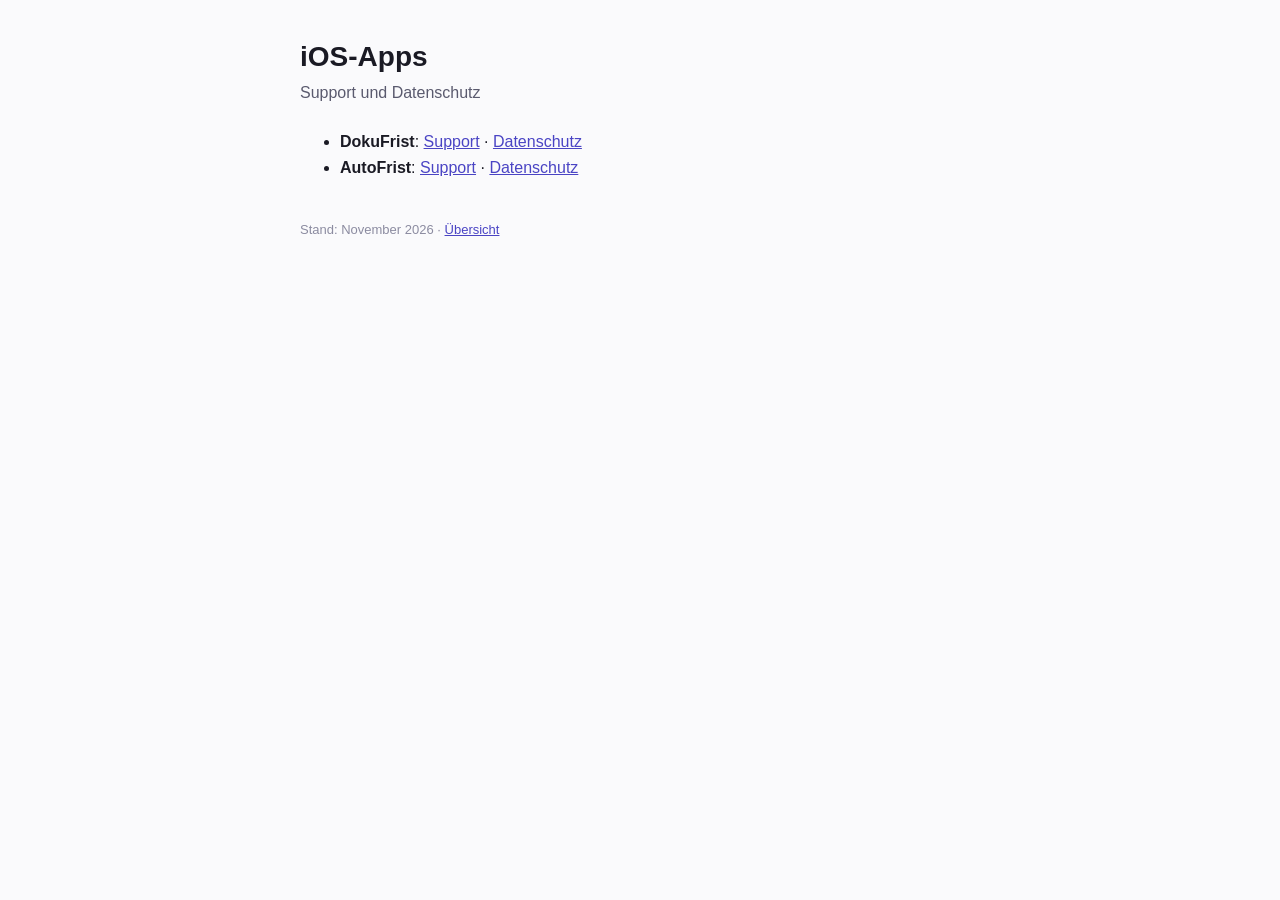
<file: index.html>
<!DOCTYPE html>
<html lang="de"><head><meta charset="utf-8"><meta name="viewport" content="width=device-width,initial-scale=1">
<meta name="robots" content="noindex"><title>iOS-Apps</title><link rel="stylesheet" href="/style.css"></head>
<body><h1>iOS-Apps</h1><p class="sub">Support und Datenschutz</p>
<ul><li><b>DokuFrist</b>: <a href="/dokufrist/support/">Support</a> · <a href="/dokufrist/datenschutz/">Datenschutz</a></li><li><b>AutoFrist</b>: <a href="/autofrist/support/">Support</a> · <a href="/autofrist/datenschutz/">Datenschutz</a></li></ul>
<footer>Stand: November 2026 · <a href="/">Übersicht</a></footer></body></html>
</file>
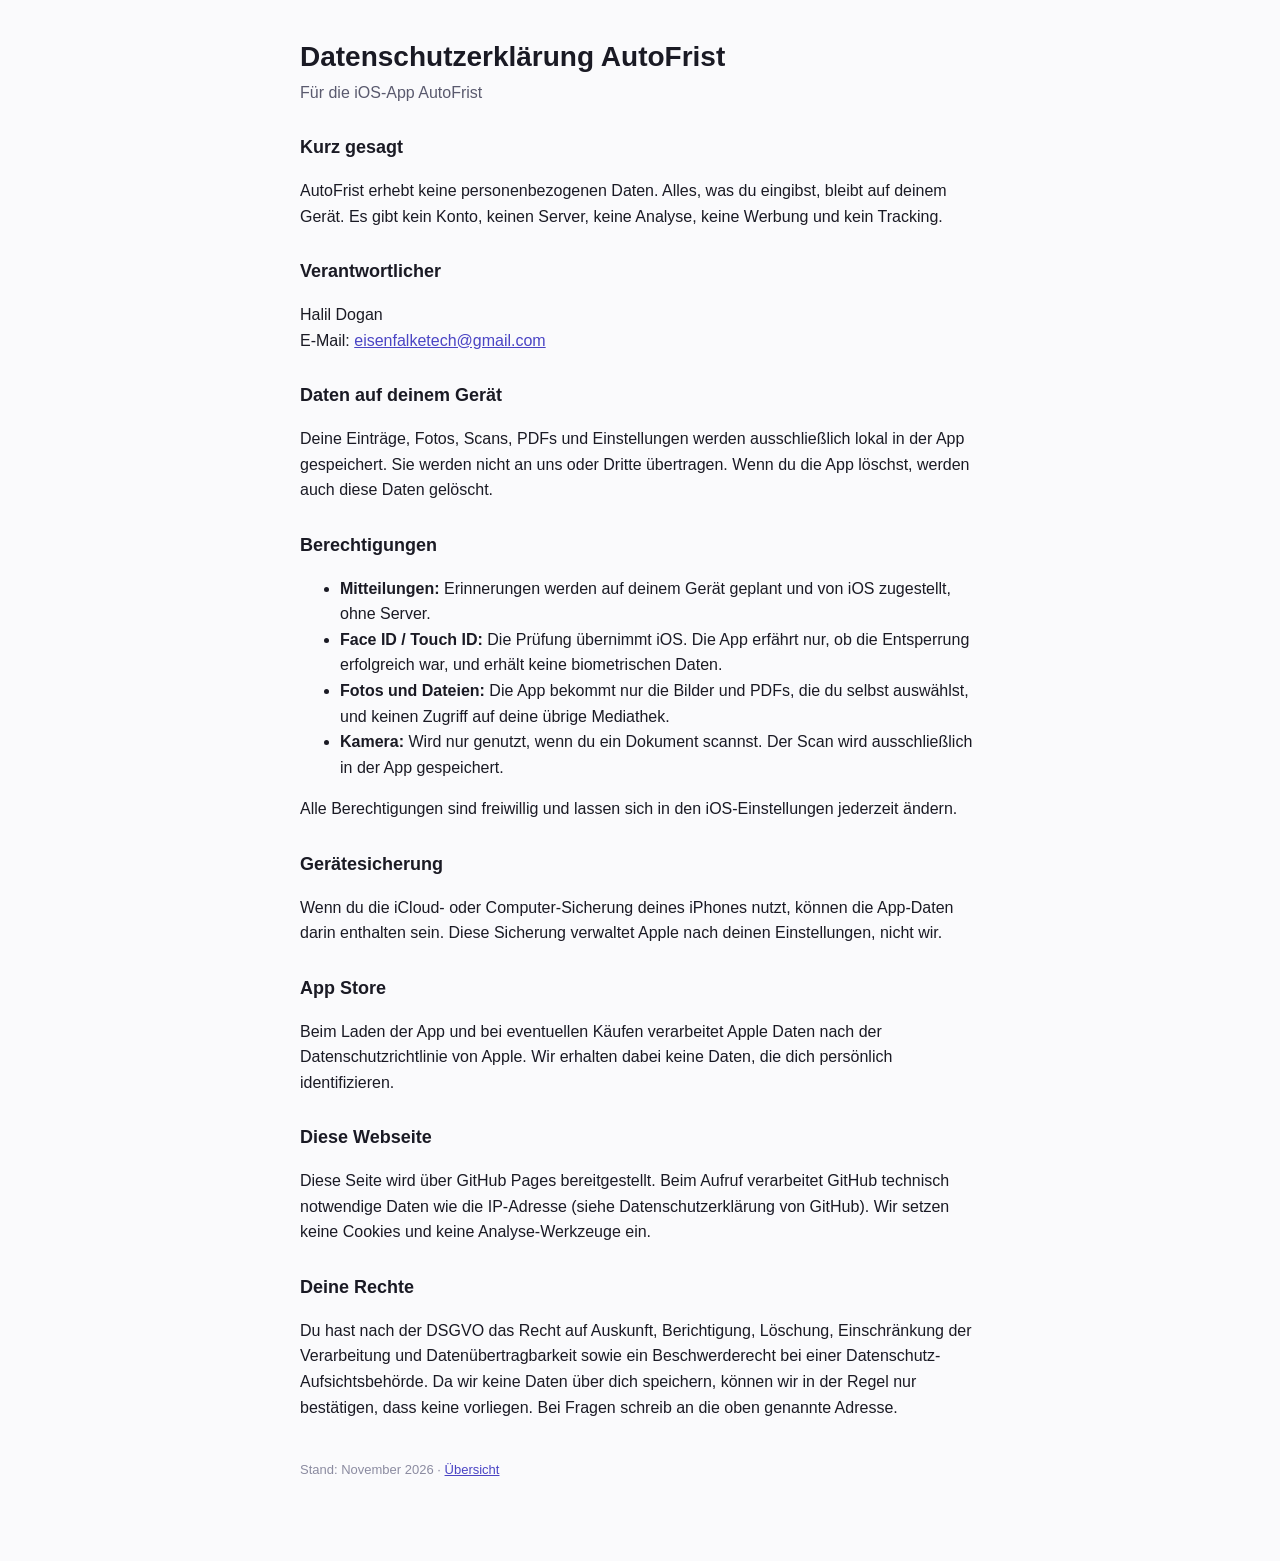
<file: autofrist/datenschutz/index.html>
<!DOCTYPE html>
<html lang="de"><head><meta charset="utf-8"><meta name="viewport" content="width=device-width,initial-scale=1">
<meta name="robots" content="noindex"><title>Datenschutzerklärung AutoFrist</title><link rel="stylesheet" href="/style.css"></head>
<body><h1>Datenschutzerklärung AutoFrist</h1><p class="sub">Für die iOS-App AutoFrist</p>
<h2>Kurz gesagt</h2><p>AutoFrist erhebt keine personenbezogenen Daten. Alles, was du eingibst, bleibt auf deinem Gerät. Es gibt kein Konto, keinen Server, keine Analyse, keine Werbung und kein Tracking.</p>
<h2>Verantwortlicher</h2><p>Halil Dogan<br>E-Mail: <a href="mailto:eisenfalketech@gmail.com">eisenfalketech@gmail.com</a></p>
<h2>Daten auf deinem Gerät</h2><p>Deine Einträge, Fotos, Scans, PDFs und Einstellungen werden ausschließlich lokal in der App gespeichert. Sie werden nicht an uns oder Dritte übertragen. Wenn du die App löschst, werden auch diese Daten gelöscht.</p>
<h2>Berechtigungen</h2><ul><li><b>Mitteilungen:</b> Erinnerungen werden auf deinem Gerät geplant und von iOS zugestellt, ohne Server.</li><li><b>Face ID / Touch ID:</b> Die Prüfung übernimmt iOS. Die App erfährt nur, ob die Entsperrung erfolgreich war, und erhält keine biometrischen Daten.</li><li><b>Fotos und Dateien:</b> Die App bekommt nur die Bilder und PDFs, die du selbst auswählst, und keinen Zugriff auf deine übrige Mediathek.</li><li><b>Kamera:</b> Wird nur genutzt, wenn du ein Dokument scannst. Der Scan wird ausschließlich in der App gespeichert.</li></ul><p>Alle Berechtigungen sind freiwillig und lassen sich in den iOS-Einstellungen jederzeit ändern.</p>
<h2>Gerätesicherung</h2><p>Wenn du die iCloud- oder Computer-Sicherung deines iPhones nutzt, können die App-Daten darin enthalten sein. Diese Sicherung verwaltet Apple nach deinen Einstellungen, nicht wir.</p>
<h2>App Store</h2><p>Beim Laden der App und bei eventuellen Käufen verarbeitet Apple Daten nach der Datenschutzrichtlinie von Apple. Wir erhalten dabei keine Daten, die dich persönlich identifizieren.</p>
<h2>Diese Webseite</h2><p>Diese Seite wird über GitHub Pages bereitgestellt. Beim Aufruf verarbeitet GitHub technisch notwendige Daten wie die IP-Adresse (siehe Datenschutzerklärung von GitHub). Wir setzen keine Cookies und keine Analyse-Werkzeuge ein.</p>
<h2>Deine Rechte</h2><p>Du hast nach der DSGVO das Recht auf Auskunft, Berichtigung, Löschung, Einschränkung der Verarbeitung und Datenübertragbarkeit sowie ein Beschwerderecht bei einer Datenschutz-Aufsichtsbehörde. Da wir keine Daten über dich speichern, können wir in der Regel nur bestätigen, dass keine vorliegen. Bei Fragen schreib an die oben genannte Adresse.</p>
<footer>Stand: November 2026 · <a href="/">Übersicht</a></footer></body></html>
</file>
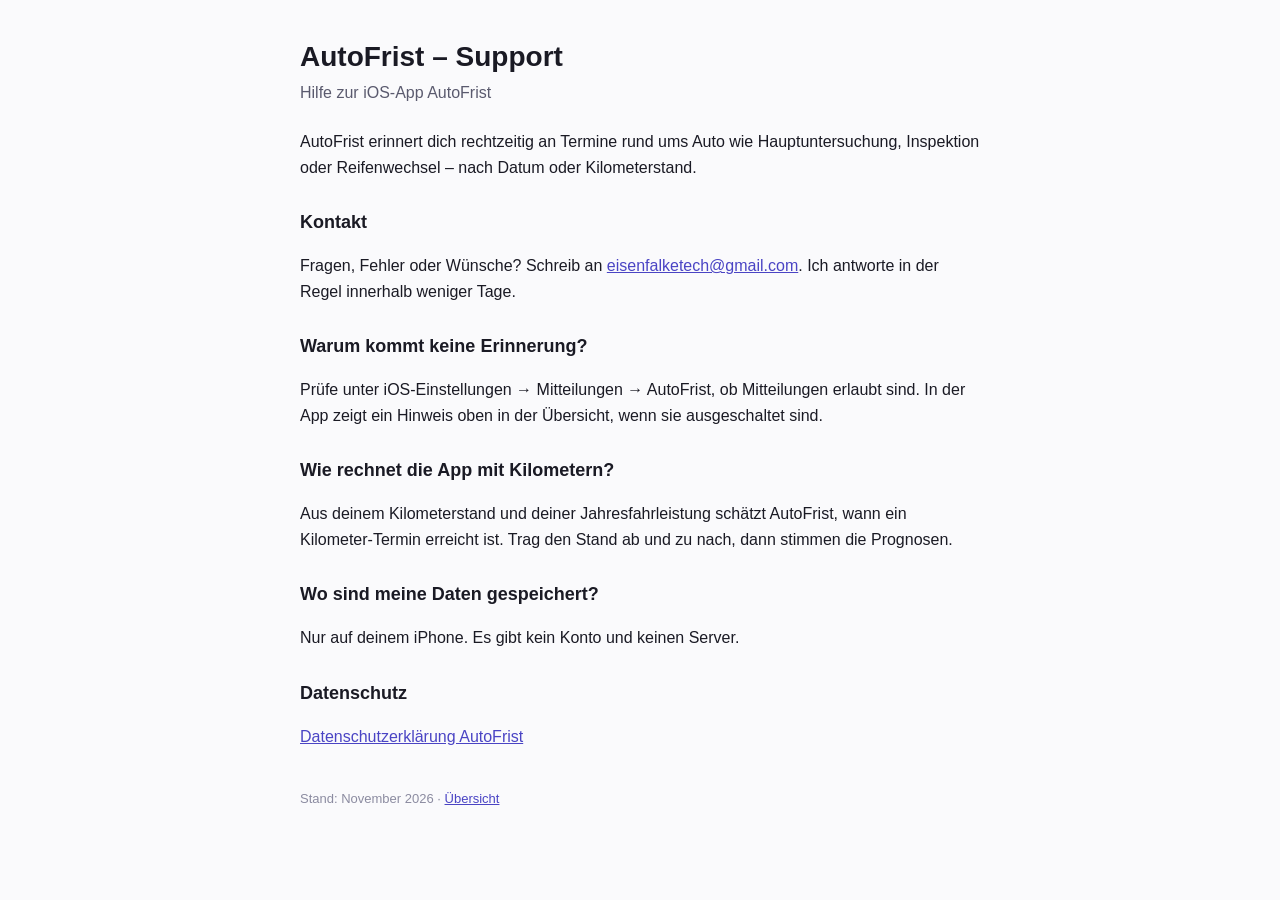
<file: autofrist/support/index.html>
<!DOCTYPE html>
<html lang="de"><head><meta charset="utf-8"><meta name="viewport" content="width=device-width,initial-scale=1">
<meta name="robots" content="noindex"><title>AutoFrist – Support</title><link rel="stylesheet" href="/style.css"></head>
<body><h1>AutoFrist – Support</h1><p class="sub">Hilfe zur iOS-App AutoFrist</p>
<p>AutoFrist erinnert dich rechtzeitig an Termine rund ums Auto wie Hauptuntersuchung, Inspektion oder Reifenwechsel – nach Datum oder Kilometerstand.</p>
<h2>Kontakt</h2><p>Fragen, Fehler oder Wünsche? Schreib an <a href="mailto:eisenfalketech@gmail.com?subject=AutoFrist">eisenfalketech@gmail.com</a>. Ich antworte in der Regel innerhalb weniger Tage.</p>
<h2>Warum kommt keine Erinnerung?</h2><p>Prüfe unter iOS-Einstellungen → Mitteilungen → AutoFrist, ob Mitteilungen erlaubt sind. In der App zeigt ein Hinweis oben in der Übersicht, wenn sie ausgeschaltet sind.</p><h2>Wie rechnet die App mit Kilometern?</h2><p>Aus deinem Kilometerstand und deiner Jahresfahrleistung schätzt AutoFrist, wann ein Kilometer-Termin erreicht ist. Trag den Stand ab und zu nach, dann stimmen die Prognosen.</p><h2>Wo sind meine Daten gespeichert?</h2><p>Nur auf deinem iPhone. Es gibt kein Konto und keinen Server.</p>
<h2>Datenschutz</h2><p><a href="/autofrist/datenschutz/">Datenschutzerklärung AutoFrist</a></p>
<footer>Stand: November 2026 · <a href="/">Übersicht</a></footer></body></html>
</file>
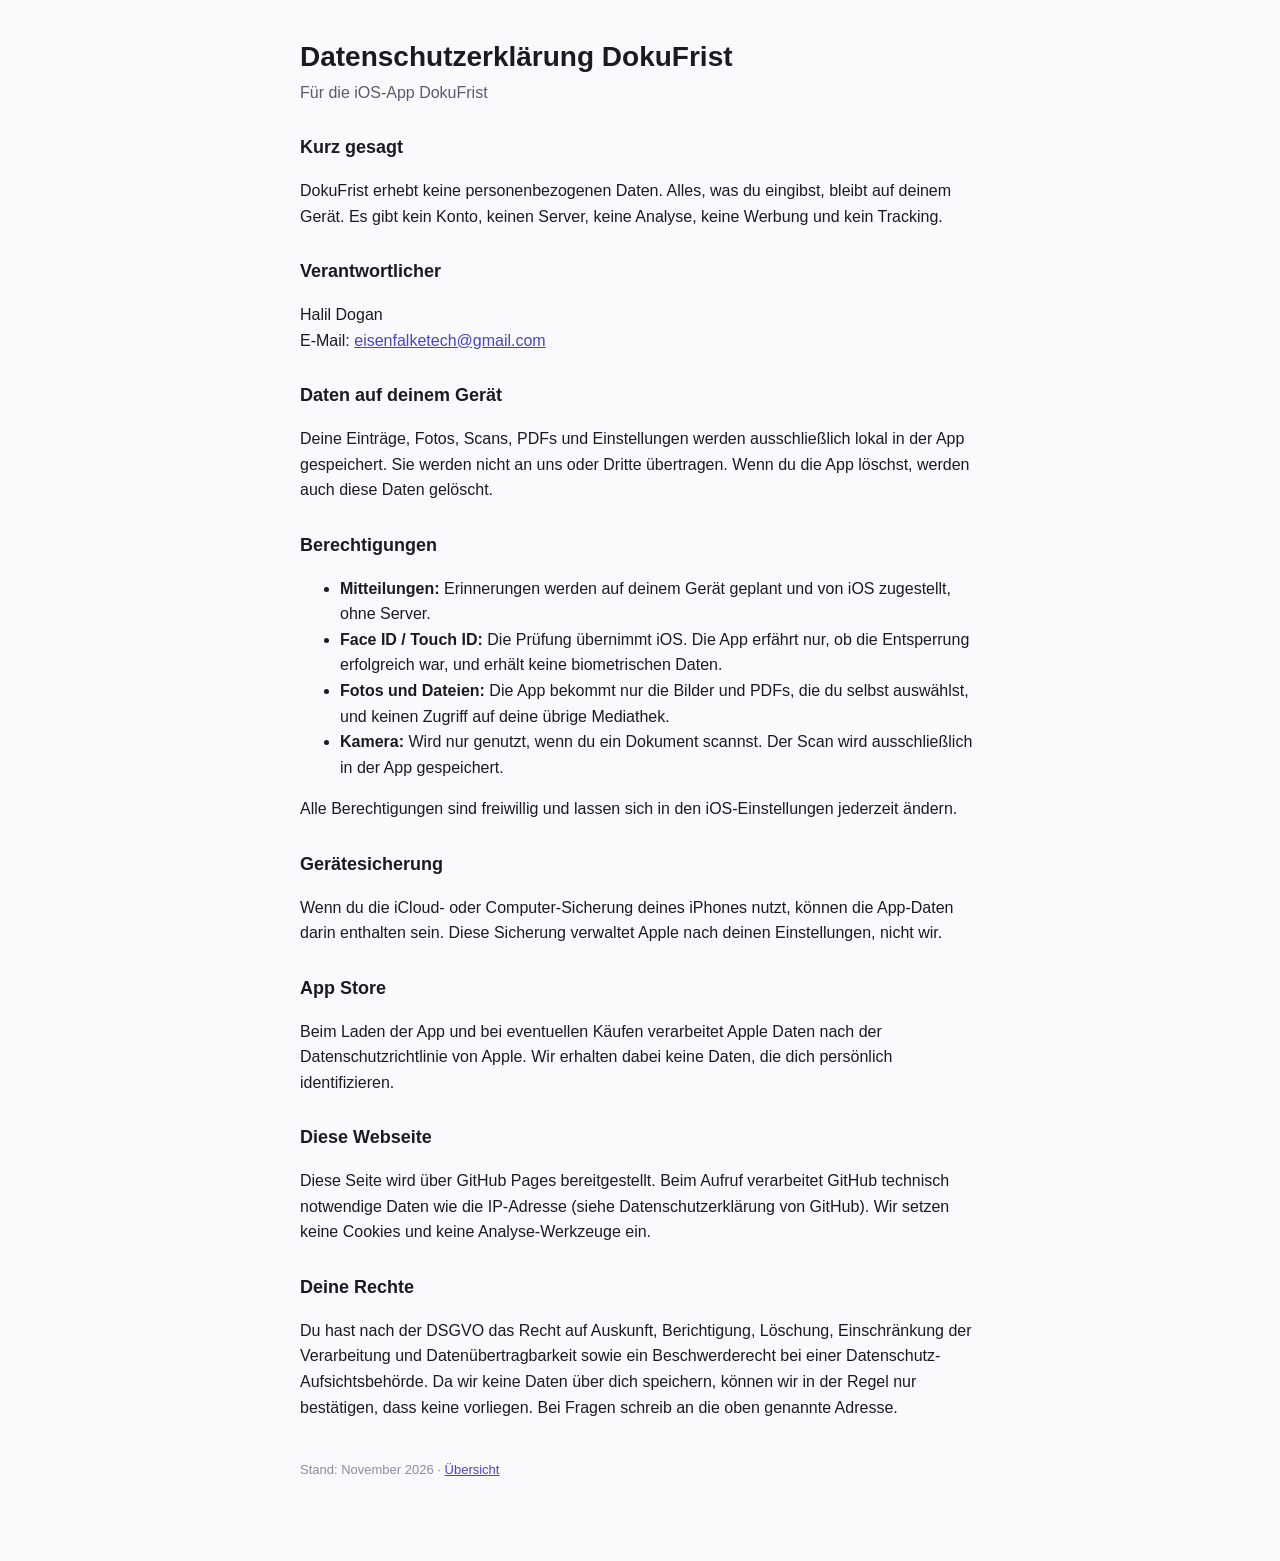
<file: dokufrist/datenschutz/index.html>
<!DOCTYPE html>
<html lang="de"><head><meta charset="utf-8"><meta name="viewport" content="width=device-width,initial-scale=1">
<meta name="robots" content="noindex"><title>Datenschutzerklärung DokuFrist</title><link rel="stylesheet" href="/style.css"></head>
<body><h1>Datenschutzerklärung DokuFrist</h1><p class="sub">Für die iOS-App DokuFrist</p>
<h2>Kurz gesagt</h2><p>DokuFrist erhebt keine personenbezogenen Daten. Alles, was du eingibst, bleibt auf deinem Gerät. Es gibt kein Konto, keinen Server, keine Analyse, keine Werbung und kein Tracking.</p>
<h2>Verantwortlicher</h2><p>Halil Dogan<br>E-Mail: <a href="mailto:eisenfalketech@gmail.com">eisenfalketech@gmail.com</a></p>
<h2>Daten auf deinem Gerät</h2><p>Deine Einträge, Fotos, Scans, PDFs und Einstellungen werden ausschließlich lokal in der App gespeichert. Sie werden nicht an uns oder Dritte übertragen. Wenn du die App löschst, werden auch diese Daten gelöscht.</p>
<h2>Berechtigungen</h2><ul><li><b>Mitteilungen:</b> Erinnerungen werden auf deinem Gerät geplant und von iOS zugestellt, ohne Server.</li><li><b>Face ID / Touch ID:</b> Die Prüfung übernimmt iOS. Die App erfährt nur, ob die Entsperrung erfolgreich war, und erhält keine biometrischen Daten.</li><li><b>Fotos und Dateien:</b> Die App bekommt nur die Bilder und PDFs, die du selbst auswählst, und keinen Zugriff auf deine übrige Mediathek.</li><li><b>Kamera:</b> Wird nur genutzt, wenn du ein Dokument scannst. Der Scan wird ausschließlich in der App gespeichert.</li></ul><p>Alle Berechtigungen sind freiwillig und lassen sich in den iOS-Einstellungen jederzeit ändern.</p>
<h2>Gerätesicherung</h2><p>Wenn du die iCloud- oder Computer-Sicherung deines iPhones nutzt, können die App-Daten darin enthalten sein. Diese Sicherung verwaltet Apple nach deinen Einstellungen, nicht wir.</p>
<h2>App Store</h2><p>Beim Laden der App und bei eventuellen Käufen verarbeitet Apple Daten nach der Datenschutzrichtlinie von Apple. Wir erhalten dabei keine Daten, die dich persönlich identifizieren.</p>
<h2>Diese Webseite</h2><p>Diese Seite wird über GitHub Pages bereitgestellt. Beim Aufruf verarbeitet GitHub technisch notwendige Daten wie die IP-Adresse (siehe Datenschutzerklärung von GitHub). Wir setzen keine Cookies und keine Analyse-Werkzeuge ein.</p>
<h2>Deine Rechte</h2><p>Du hast nach der DSGVO das Recht auf Auskunft, Berichtigung, Löschung, Einschränkung der Verarbeitung und Datenübertragbarkeit sowie ein Beschwerderecht bei einer Datenschutz-Aufsichtsbehörde. Da wir keine Daten über dich speichern, können wir in der Regel nur bestätigen, dass keine vorliegen. Bei Fragen schreib an die oben genannte Adresse.</p>
<footer>Stand: November 2026 · <a href="/">Übersicht</a></footer></body></html>
</file>
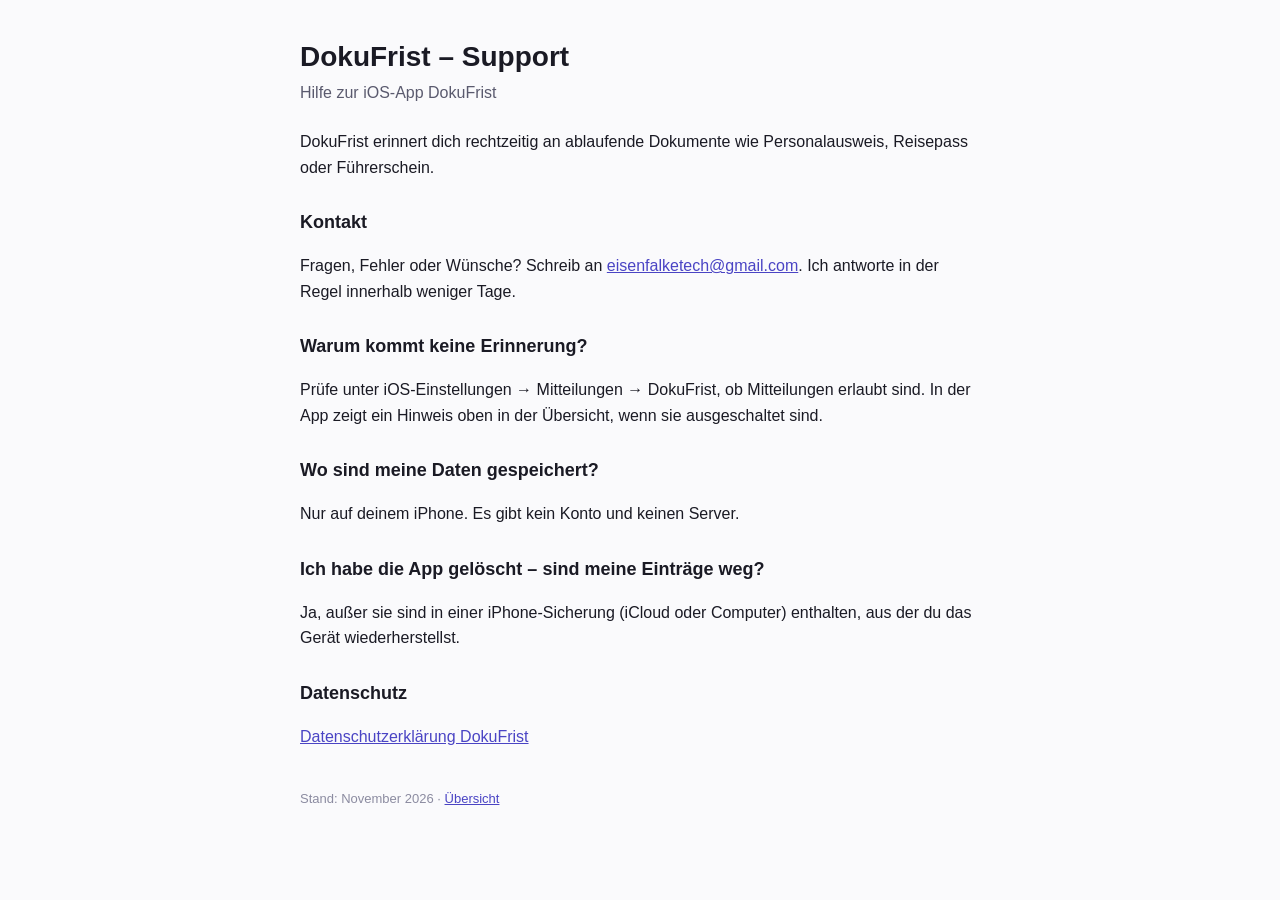
<file: dokufrist/support/index.html>
<!DOCTYPE html>
<html lang="de"><head><meta charset="utf-8"><meta name="viewport" content="width=device-width,initial-scale=1">
<meta name="robots" content="noindex"><title>DokuFrist – Support</title><link rel="stylesheet" href="/style.css"></head>
<body><h1>DokuFrist – Support</h1><p class="sub">Hilfe zur iOS-App DokuFrist</p>
<p>DokuFrist erinnert dich rechtzeitig an ablaufende Dokumente wie Personalausweis, Reisepass oder Führerschein.</p>
<h2>Kontakt</h2><p>Fragen, Fehler oder Wünsche? Schreib an <a href="mailto:eisenfalketech@gmail.com?subject=DokuFrist">eisenfalketech@gmail.com</a>. Ich antworte in der Regel innerhalb weniger Tage.</p>
<h2>Warum kommt keine Erinnerung?</h2><p>Prüfe unter iOS-Einstellungen → Mitteilungen → DokuFrist, ob Mitteilungen erlaubt sind. In der App zeigt ein Hinweis oben in der Übersicht, wenn sie ausgeschaltet sind.</p><h2>Wo sind meine Daten gespeichert?</h2><p>Nur auf deinem iPhone. Es gibt kein Konto und keinen Server.</p><h2>Ich habe die App gelöscht – sind meine Einträge weg?</h2><p>Ja, außer sie sind in einer iPhone-Sicherung (iCloud oder Computer) enthalten, aus der du das Gerät wiederherstellst.</p>
<h2>Datenschutz</h2><p><a href="/dokufrist/datenschutz/">Datenschutzerklärung DokuFrist</a></p>
<footer>Stand: November 2026 · <a href="/">Übersicht</a></footer></body></html>
</file>
<file: style.css>
body{font-family:-apple-system,BlinkMacSystemFont,"Segoe UI",sans-serif;max-width:680px;margin:0 auto;padding:40px 20px 80px;line-height:1.6;color:#1a1a24;background:#fafafc}
h1{font-size:28px;line-height:1.2;margin:0 0 6px}h2{font-size:18px;margin:28px 0 6px}p,li{font-size:16px}
.sub{color:#5a5a6e;margin:0 0 24px}a{color:#4a44c4}footer{margin-top:40px;font-size:13px;color:#8b8ba0}
@media(prefers-color-scheme:dark){body{background:#131318;color:#ececf3}.sub{color:#a3a3b8}a{color:#9a94ff}}
</file>
